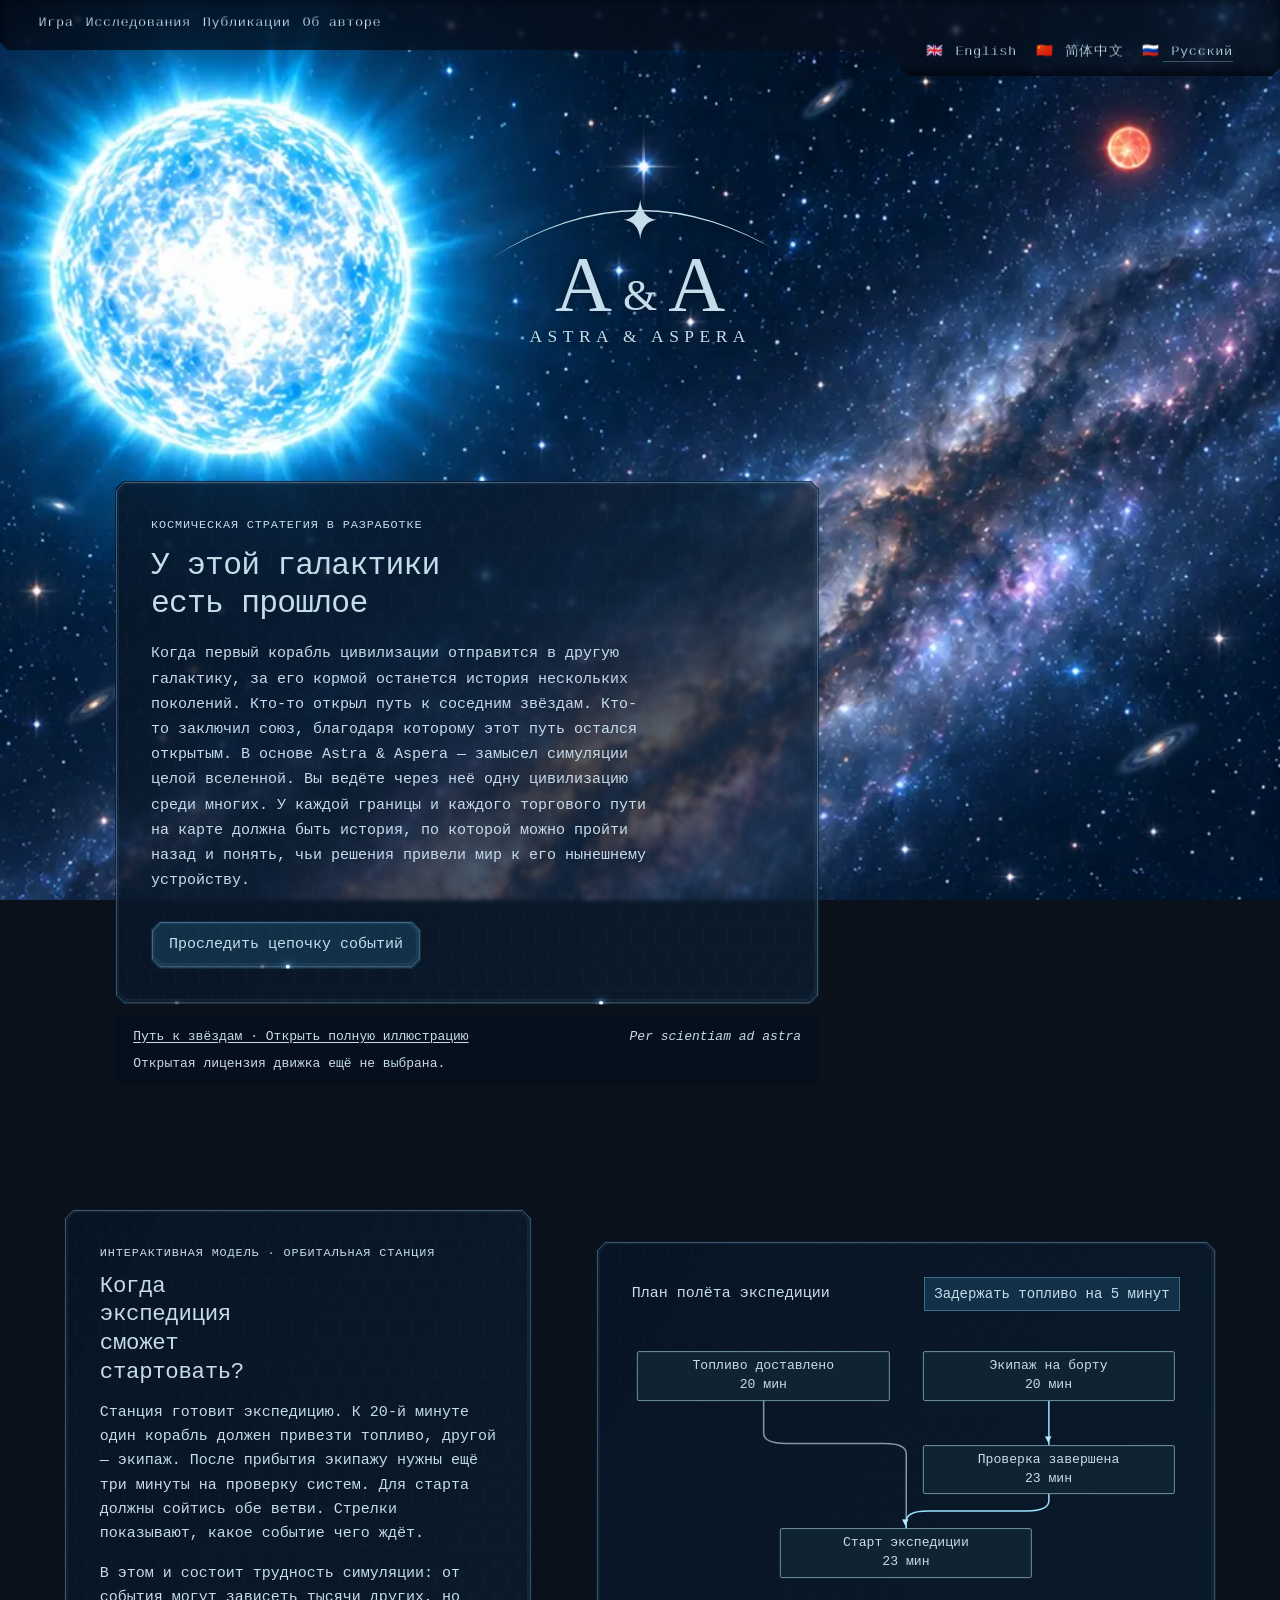
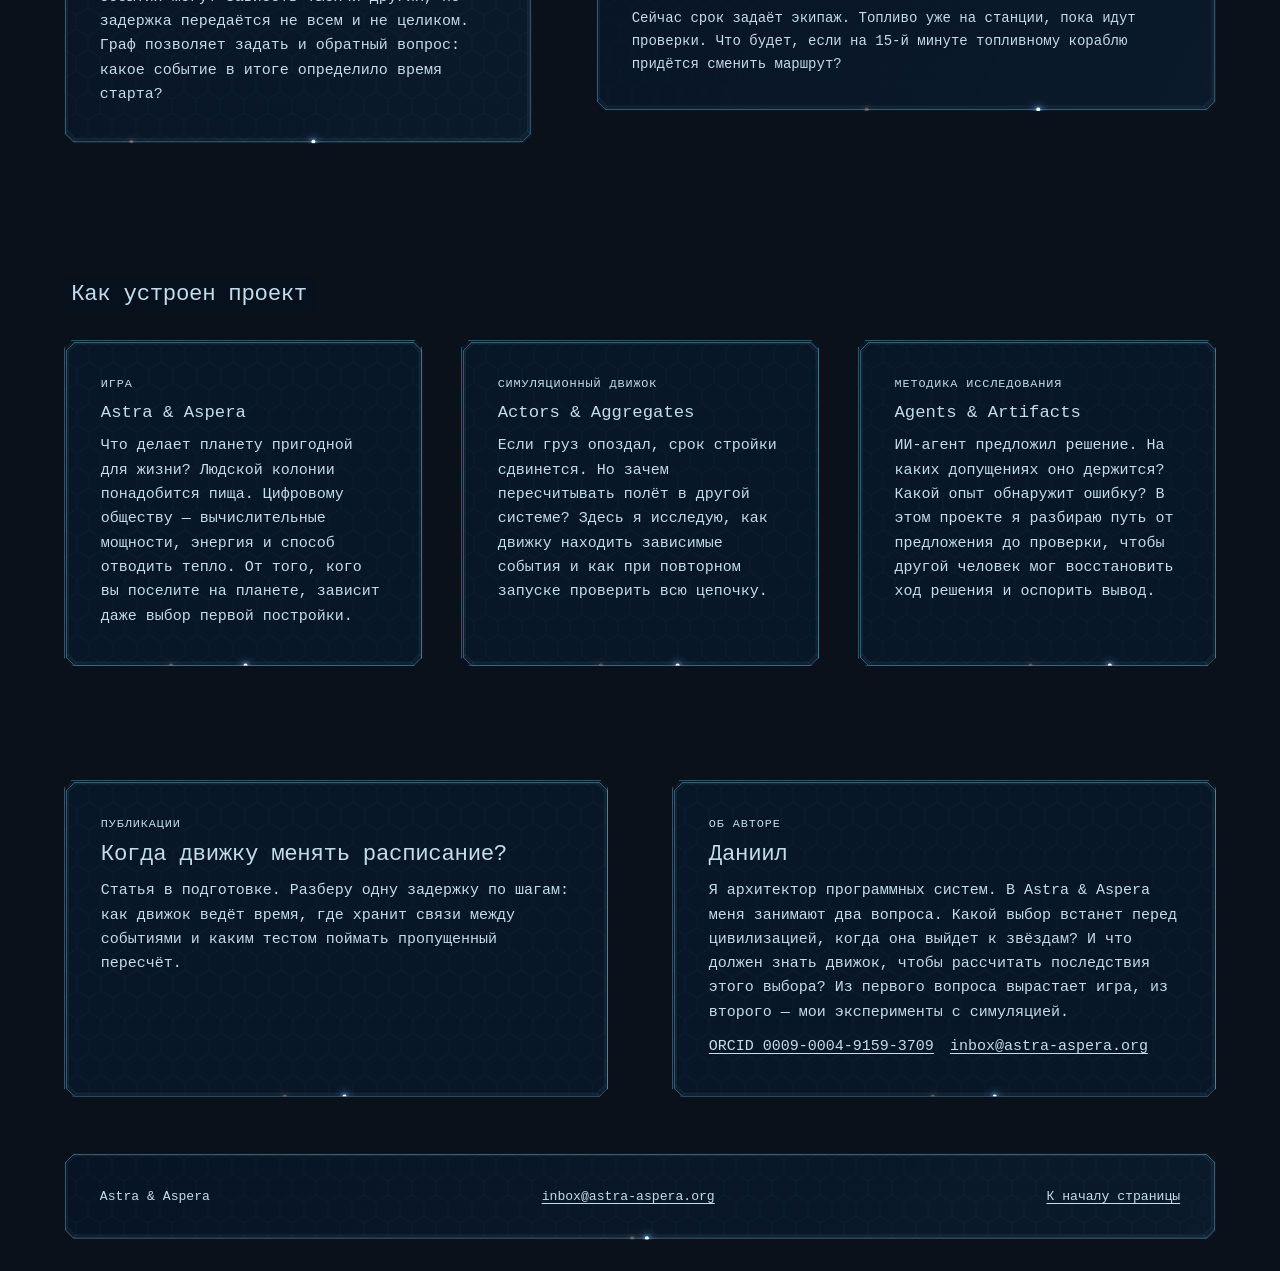
<file: index.html>
<!doctype html>
<html lang="ru"><head><meta charset="utf-8"><meta name="robots" content="noindex">
<meta http-equiv="refresh" content="0; url=./ru/"><title>Astra &amp; Aspera</title></head>
<body><a href="./ru/">Astra &amp; Aspera — русская версия</a></body></html>
</file>
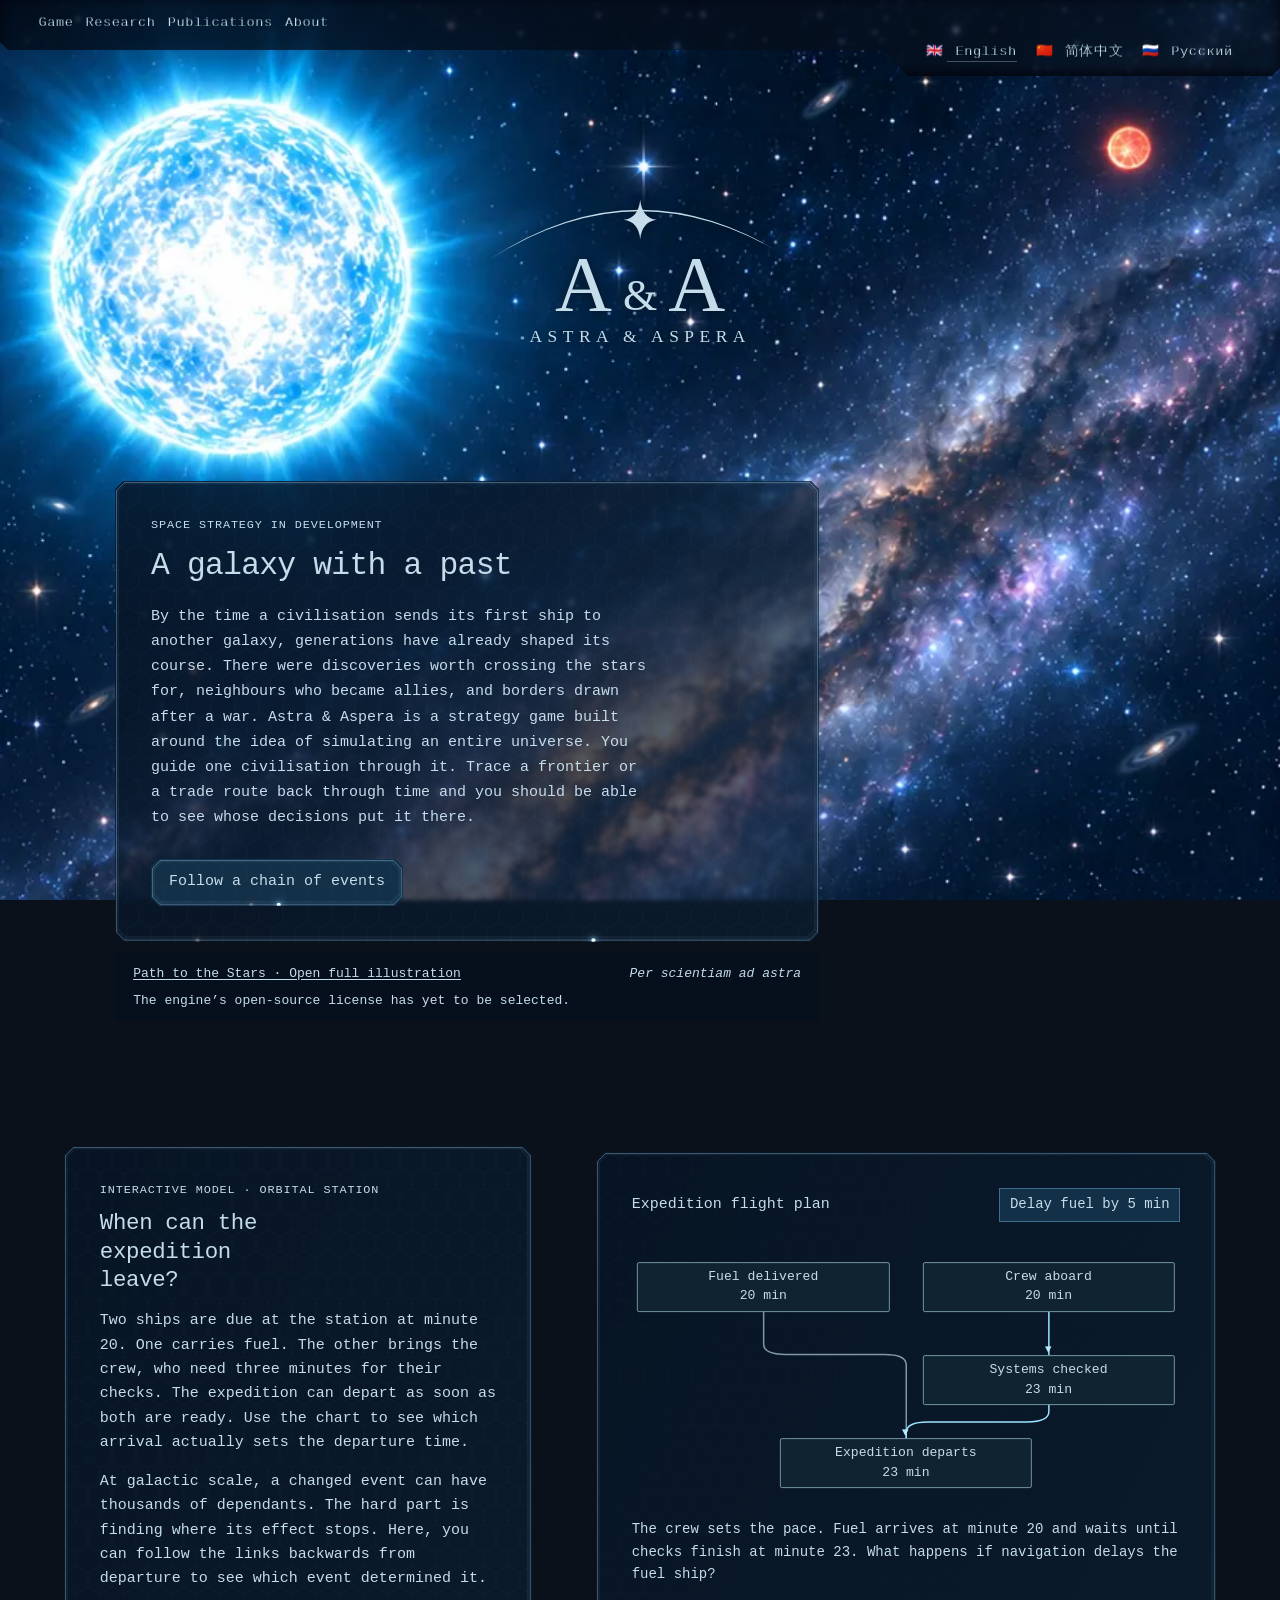
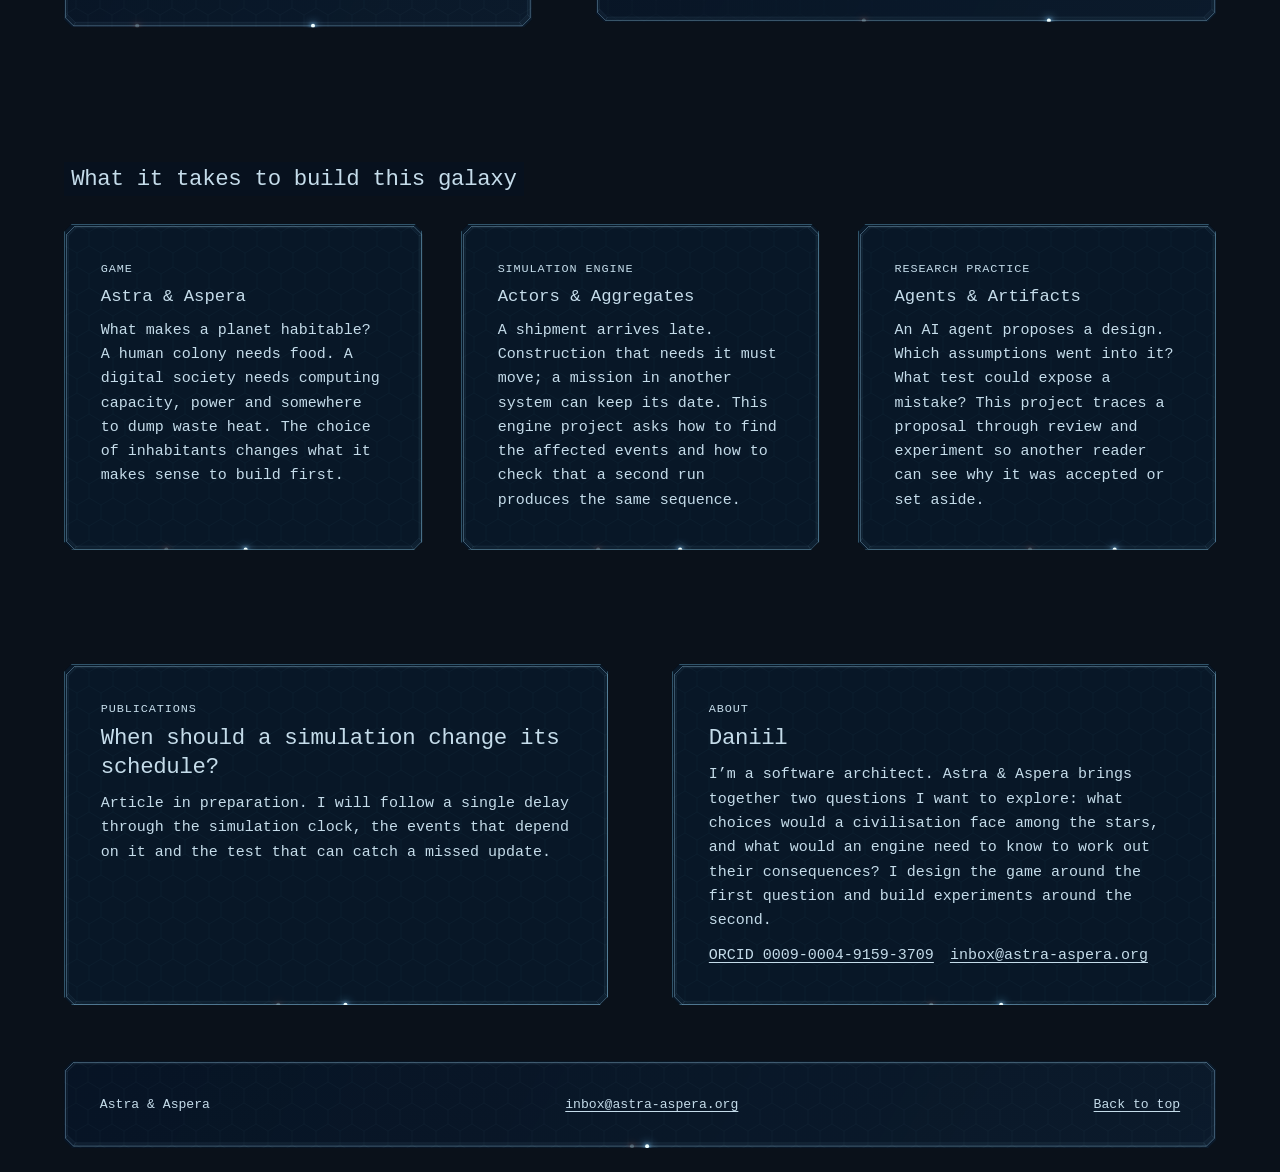
<file: en/index.html>
<!doctype html>
<html lang="en">
<head>
  <meta charset="utf-8">
  <meta name="viewport" content="width=device-width, initial-scale=1">
  <meta name="robots" content="noindex">
  <meta name="description" content="Astra &amp; Aspera is a space strategy game in development and an independent research project on causal simulation.">
  <title>Astra &amp; Aspera — Space strategy and simulation research</title>
  <link rel="icon" href="data:,">
  <link rel="stylesheet" href="../assets/site-b5607287b149.css">
  <link rel="stylesheet" href="../assets/shuttle-39457a4072d8.css">
  <link rel="stylesheet" href="../assets/engraving-8d20823aba18.css">
  <script src="../assets/engraving-d475fd529388.js" defer></script>
  <script src="../assets/prism-light-0531a4c3f6a3.js" defer></script>
  
  <script src="../assets/site-c5b9c8549734.js" defer></script>
<link rel="alternate" hreflang="en" href="https://ru.astra-aspera.org/en/">
<link rel="alternate" hreflang="ru" href="https://ru.astra-aspera.org/ru/">
<link rel="alternate" hreflang="zh-hans" href="https://ru.astra-aspera.org/zh-hans/">
</head>
<body data-locale="en">
  <div class="world" aria-hidden="true"><div class="flight-sky" aria-hidden="true"><img class="world-art" src="../assets/world-672-7d5450fd6c4e.webp" srcset="../assets/world-448-f3edd1e301c7.webp 448w, ../assets/world-512-ac9b28bb1cc3.webp 512w, ../assets/world-672-7d5450fd6c4e.webp 672w, ../assets/world-887-c8f893ffc54e.webp 887w" sizes="(max-width: 600px) max(100vw, 59vh), max(100vw, 50vh)" width="887" height="1774" fetchpriority="high" alt=""><i hidden></i></div></div>
  <a class="skip" href="#main" data-copy="skip">Skip to content</a>
  <header class="site-header">
    <div class="shell header-inner">
      
      <nav class="primary-nav" data-label="navigation" aria-label="Main navigation">
        <a href="#game" data-copy="game">Game</a>
        <a href="#research" data-copy="research">Research</a>
        <a href="#publications" data-copy="publications">Publications</a>
        <a href="#about" data-copy="about">About</a>
      </nav>
      <nav class="languages" data-label="languages" aria-label="Page language">
        <a href="../en/" hreflang="en" lang="en" data-lang="en" aria-current="true"><span aria-hidden="true">🇬🇧</span> English</a>
        <a href="../zh-hans/" hreflang="zh-Hans" lang="zh-Hans" data-lang="zh-hans"><span aria-hidden="true">🇨🇳</span> 简体中文</a>
        <a href="../ru/" hreflang="ru" lang="ru" data-lang="ru"><span aria-hidden="true">🇷🇺</span> Русский</a>
      </nav>
    </div>
  </header>

  <main id="main">
    <section class="hero" id="top" aria-labelledby="hero-title">
      
      <div class="sky-sign" role="img" aria-label="Astra &amp; Aspera">
        <svg viewBox="0 0 460 180" aria-hidden="true"><path d="M66 69 Q230 -39 394 69 Q230 -36 66 69Z" fill="currentColor"/><path d="M230 4 Q232 24 248 26 Q232 28 230 47 Q228 28 212 26 Q228 24 230 4Z" fill="currentColor"/>
        <text x="230" y="124" text-anchor="middle" font-family="Georgia,serif" font-size="86" fill="currentColor">A<tspan font-size="48"> &amp; </tspan>A</text>
        <text x="230" y="159" text-anchor="middle" font-family="Georgia,serif" font-size="19" letter-spacing="6" fill="currentColor">ASTRA &amp; ASPERA</text></svg>
      </div><div class="shell hero-grid">
        <div class="hero-copy">
          <p class="section-label" data-copy="heroLabel">Space strategy in development</p>
          <h1 id="hero-title" data-copy="heroTitle">A galaxy with a past</h1>
          <p class="hero-intro" data-copy="heroIntro">By the time a civilisation sends its first ship to another galaxy, generations have already shaped its course. There were discoveries worth crossing the stars for, neighbours who became allies, and borders drawn after a war. Astra &amp; Aspera is a strategy game built around the idea of simulating an entire universe. You guide one civilisation through it. Trace a frontier or a trade route back through time and you should be able to see whose decisions put it there.</p>
          <a class="button" href="#simulation"><span data-copy="seeExample">Follow a chain of events</span></a>
        </div>
        <figure class="hero-art">
          <figcaption>
            <a href="../assets/path-to-the-stars-f60a72b9fb0e.webp" class="full-art" data-copy="artCaption">Path to the Stars · Open full illustration</a>
            <span data-copy="motto" class="motto" lang="la">Per scientiam ad astra</span>
            <span class="license-note" data-copy="licenseNote">The engine’s open-source license has yet to be selected.</span>
          </figcaption>
        </figure>
      </div>
    </section>

    <section class="shell simulation" id="simulation" aria-labelledby="simulation-title">
      <div class="section-intro">
        <p class="section-label" data-copy="simulationLabel">Interactive model · Orbital station</p>
        <h2 id="simulation-title" data-copy="simulationTitle">When can the expedition leave?</h2>
        <p data-copy="simulationBody">Two ships are due at the station at minute 20. One carries fuel. The other brings the crew, who need three minutes for their checks. The expedition can depart as soon as both are ready. Use the chart to see which arrival actually sets the departure time.</p>
        <p class="graph-problem" data-copy="problem">At galactic scale, a changed event can have thousands of dependants. The hard part is finding where its effect stops. Here, you can follow the links backwards from departure to see which event determined it.</p>
      </div>
      <div class="timeline prism" id="timeline">
        <div class="timeline-header">
          <p data-copy="timelineTitle">Expedition flight plan</p>
          <button type="button" id="delay" aria-pressed="false" data-copy="applyDelay">Delay fuel by 5 min</button>
        </div>
        <span hidden data-copy="changed">Fuel arrives five minutes late, but departure slips by only two. Three minutes of the delay overlap the crew checks. Fuel now sets the departure time; the crew’s schedule holds.</span>
        <span hidden data-copy="resetDelay">Restore the original route</span>
        <span hidden id="minute-format">{n} min</span>
        <div class="causal-map">
          <svg class="routes" viewBox="0 0 100 100" preserveAspectRatio="none" aria-hidden="true">
            <path class="fuel-link" d="M24 18 V40 Q24 44 28 44 H46 Q50 44 50 48 V83"/>
            <path class="crew-link" d="M76 18 V53 M76 54 V66 Q76 70 72 70 H54 Q50 70 50 74 V83"/>
          </svg>
          <div class="event arrival-a"><span data-copy="missionA">Fuel delivered</span><strong id="arrival-a" data-time="20">20 min</strong></div>
          <div class="event arrival-b"><span data-copy="missionB">Crew aboard</span><strong id="arrival-b" data-time="20">20 min</strong></div>
          <div class="event checked"><span data-copy="checks">Systems checked</span><strong id="checked" data-time="23">23 min</strong></div>
          <div class="event departs"><span data-copy="departure">Expedition departs</span><strong id="departs" data-time="23">23 min</strong></div>
        </div>
        <p class="timeline-note" id="timeline-note" role="status" data-copy="baseline">The crew sets the pace. Fuel arrives at minute 20 and waits until checks finish at minute 23. What happens if navigation delays the fuel ship?</p>
      </div>
    </section>

    <section class="shell directions" aria-labelledby="directions-title">
      <h2 id="directions-title" data-copy="directionsTitle">What it takes to build this galaxy</h2>
      <div class="direction-grid">
        <article id="game">
          <p class="section-label" data-copy="game">Game</p>
          <h3 data-copy="gameName">Astra &amp; Aspera</h3>
          <p data-copy="gameBody">What makes a planet habitable? A human colony needs food. A digital society needs computing capacity, power and somewhere to dump waste heat. The choice of inhabitants changes what it makes sense to build first.</p>
        </article>
        <article id="research">
          <p class="section-label" data-copy="engineLabel">Simulation engine</p>
          <h3 data-copy="engineName">Actors &amp; Aggregates</h3>
          <p data-copy="engineBody">A shipment arrives late. Construction that needs it must move; a mission in another system can keep its date. This engine project asks how to find the affected events and how to check that a second run produces the same sequence.</p>
        </article>
        <article>
          <p class="section-label" data-copy="methodLabel">Research practice</p>
          <h3 data-copy="methodName">Agents &amp; Artifacts</h3>
          <p data-copy="methodBody">An AI agent proposes a design. Which assumptions went into it? What test could expose a mistake? This project traces a proposal through review and experiment so another reader can see why it was accepted or set aside.</p>
        </article>
      </div>
    </section>

    <section class="shell closing">
      <article id="publications">
        <p class="section-label" data-copy="publications">Publications</p>
        <h2 data-copy="articleTitle">When should a simulation change its schedule?</h2>
        <p data-copy="articleBody">Article in preparation. I will follow a single delay through the simulation clock, the events that depend on it and the test that can catch a missed update.</p>
      </article>
      <article id="about">
        <p class="section-label" data-copy="about">About</p>
        <h2 data-copy="authorName">Daniil</h2>
        <p data-copy="authorBody">I’m a software architect. Astra &amp; Aspera brings together two questions I want to explore: what choices would a civilisation face among the stars, and what would an engine need to know to work out their consequences? I design the game around the first question and build experiments around the second.</p>
        <div class="contact-links">
          <a href="https://orcid.org/0009-0004-9159-3709">ORCID 0009-0004-9159-3709</a>
          <!--email_off-->
          <a href="mailto:inbox@astra-aspera.org">inbox@astra-aspera.org</a>
          <!--/email_off-->
        </div>
      </article>
    </section>
  </main>
  <footer class="shell footer"><span>Astra &amp; Aspera</span><a href="mailto:inbox@astra-aspera.org">inbox@astra-aspera.org</a><a href="#top" data-copy="backTop">Back to top</a></footer>
</body>
</html>
</file>
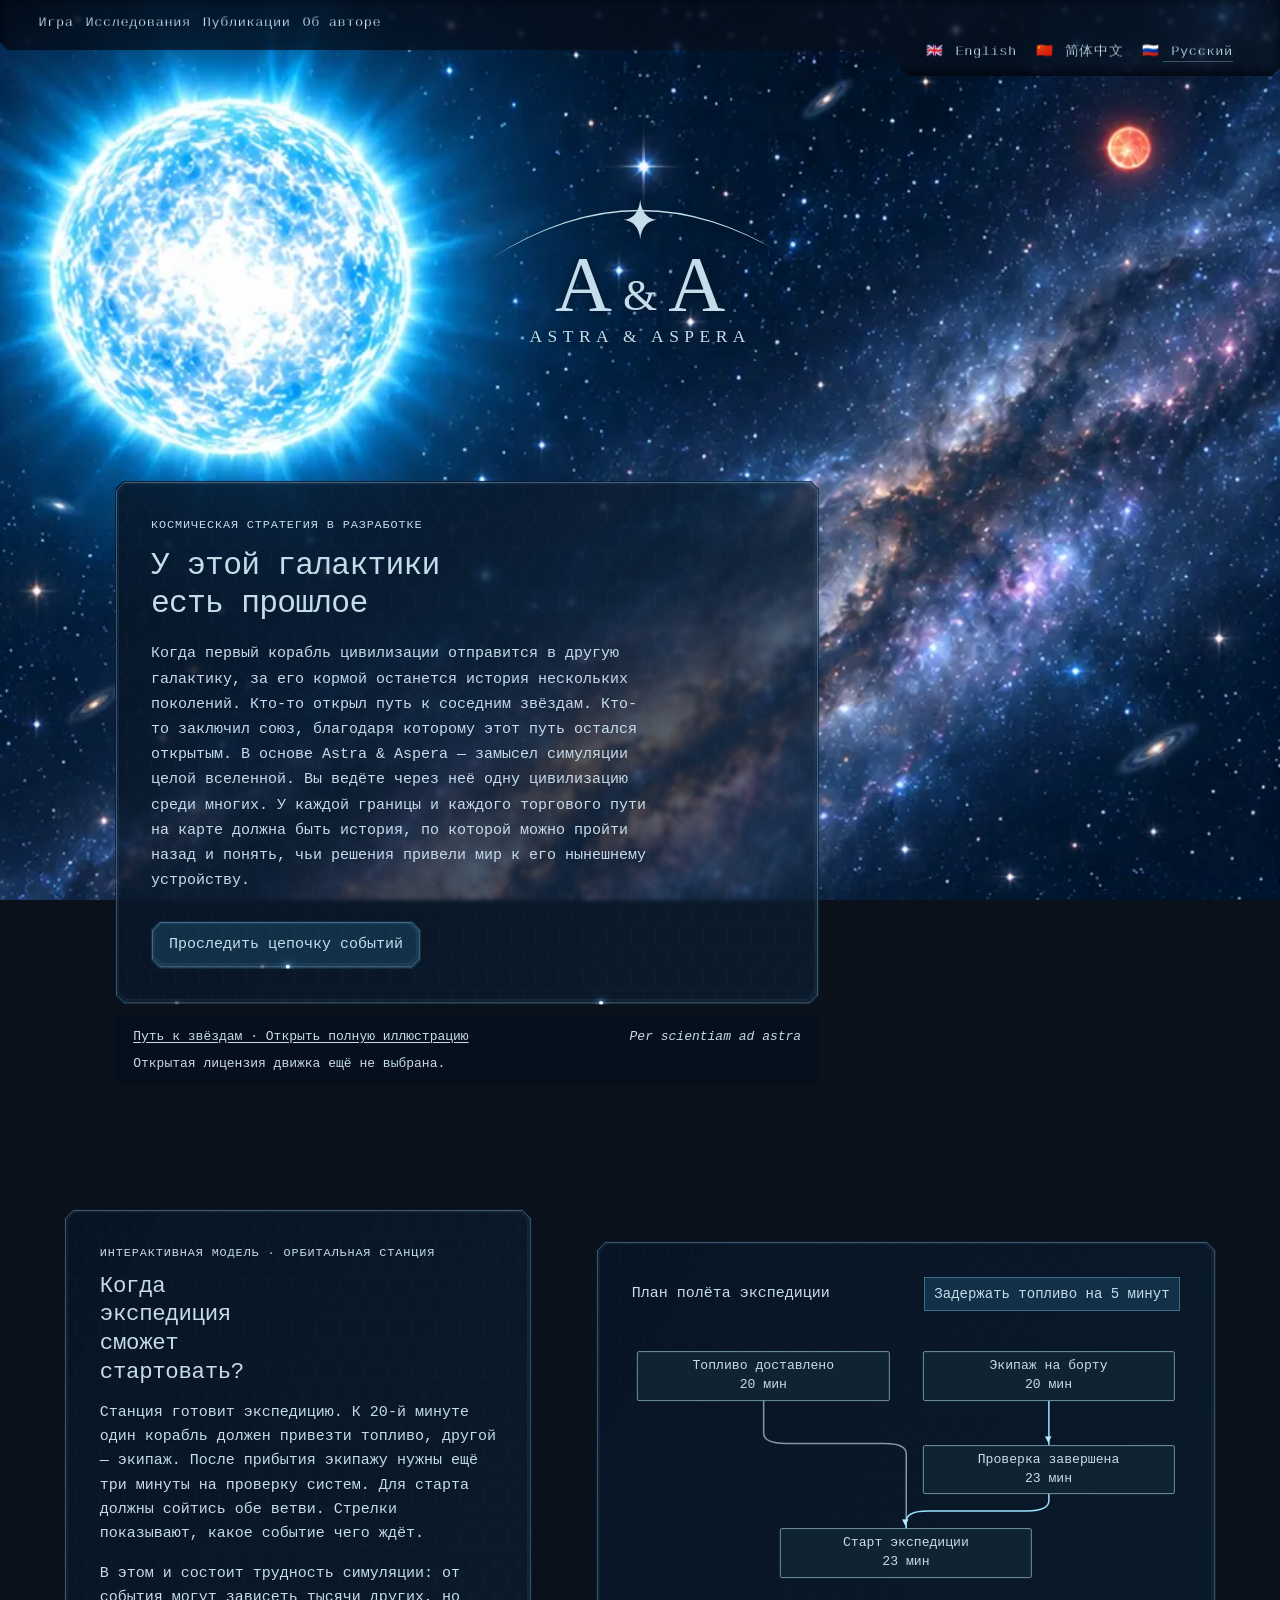
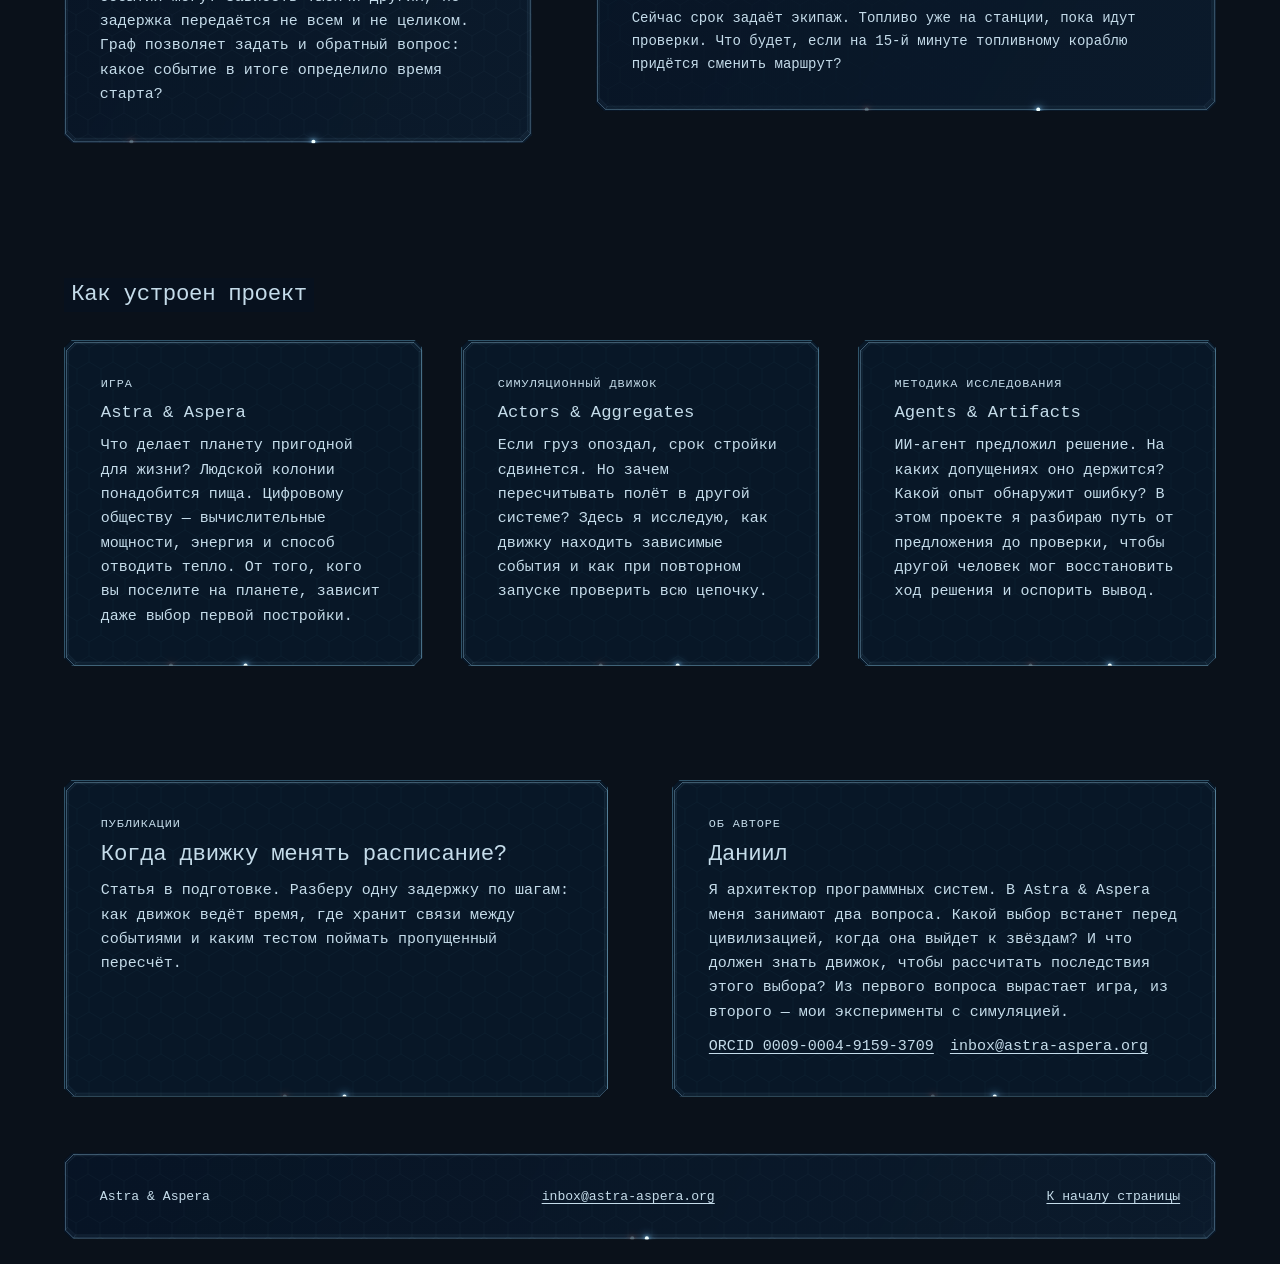
<file: ru/index.html>
<!doctype html>
<html lang="ru">
<head>
  <meta charset="utf-8">
  <meta name="viewport" content="width=device-width, initial-scale=1">
  <meta name="robots" content="noindex">
  <meta name="description" content="Astra &amp; Aspera — космическая стратегия в разработке и независимое исследование причинной симуляции.">
  <title>Astra &amp; Aspera — космическая стратегия и исследования симуляции</title>
  <link rel="icon" href="data:,">
  <link rel="stylesheet" href="../assets/site-b5607287b149.css">
  <link rel="stylesheet" href="../assets/shuttle-39457a4072d8.css">
  <link rel="stylesheet" href="../assets/engraving-8d20823aba18.css">
  <script src="../assets/engraving-d475fd529388.js" defer></script>
  <script src="../assets/prism-light-0531a4c3f6a3.js" defer></script>
  
  <script src="../assets/site-c5b9c8549734.js" defer></script>
<link rel="alternate" hreflang="en" href="https://ru.astra-aspera.org/en/">
<link rel="alternate" hreflang="ru" href="https://ru.astra-aspera.org/ru/">
<link rel="alternate" hreflang="zh-hans" href="https://ru.astra-aspera.org/zh-hans/">
</head>
<body data-locale="ru">
  <div class="world" aria-hidden="true"><div class="flight-sky" aria-hidden="true"><img class="world-art" src="../assets/world-672-7d5450fd6c4e.webp" srcset="../assets/world-448-f3edd1e301c7.webp 448w, ../assets/world-512-ac9b28bb1cc3.webp 512w, ../assets/world-672-7d5450fd6c4e.webp 672w, ../assets/world-887-c8f893ffc54e.webp 887w" sizes="(max-width: 600px) max(100vw, 59vh), max(100vw, 50vh)" width="887" height="1774" fetchpriority="high" alt=""><i hidden></i></div></div>
  <a class="skip" href="#main" data-copy="skip">Перейти к содержанию</a>
  <header class="site-header">
    <div class="shell header-inner">
      
      <nav class="primary-nav" data-label="navigation" aria-label="Основная навигация">
        <a href="#game" data-copy="game">Игра</a>
        <a href="#research" data-copy="research">Исследования</a>
        <a href="#publications" data-copy="publications">Публикации</a>
        <a href="#about" data-copy="about">Об авторе</a>
      </nav>
      <nav class="languages" data-label="languages" aria-label="Выбор языка страницы">
        <a href="../en/" hreflang="en" lang="en" data-lang="en"><span aria-hidden="true">🇬🇧</span> English</a>
        <a href="../zh-hans/" hreflang="zh-Hans" lang="zh-Hans" data-lang="zh-hans"><span aria-hidden="true">🇨🇳</span> 简体中文</a>
        <a href="../ru/" hreflang="ru" lang="ru" data-lang="ru" aria-current="true"><span aria-hidden="true">🇷🇺</span> Русский</a>
      </nav>
    </div>
  </header>

  <main id="main">
    <section class="hero" id="top" aria-labelledby="hero-title">
      
      <div class="sky-sign" role="img" aria-label="Astra &amp; Aspera">
        <svg viewBox="0 0 460 180" aria-hidden="true"><path d="M66 69 Q230 -39 394 69 Q230 -36 66 69Z" fill="currentColor"/><path d="M230 4 Q232 24 248 26 Q232 28 230 47 Q228 28 212 26 Q228 24 230 4Z" fill="currentColor"/>
        <text x="230" y="124" text-anchor="middle" font-family="Georgia,serif" font-size="86" fill="currentColor">A<tspan font-size="48"> &amp; </tspan>A</text>
        <text x="230" y="159" text-anchor="middle" font-family="Georgia,serif" font-size="19" letter-spacing="6" fill="currentColor">ASTRA &amp; ASPERA</text></svg>
      </div><div class="shell hero-grid">
        <div class="hero-copy">
          <p class="section-label" data-copy="heroLabel">Космическая стратегия в разработке</p>
          <h1 id="hero-title" data-copy="heroTitle">У этой галактики есть прошлое</h1>
          <p class="hero-intro" data-copy="heroIntro">Когда первый корабль цивилизации отправится в другую галактику, за его кормой останется история нескольких поколений. Кто-то открыл путь к соседним звёздам. Кто-то заключил союз, благодаря которому этот путь остался открытым. В основе Astra &amp; Aspera — замысел симуляции целой вселенной. Вы ведёте через неё одну цивилизацию среди многих. У каждой границы и каждого торгового пути на карте должна быть история, по которой можно пройти назад и понять, чьи решения привели мир к его нынешнему устройству.</p>
          <a class="button" href="#simulation"><span data-copy="seeExample">Проследить цепочку событий</span></a>
        </div>
        <figure class="hero-art">
          <figcaption>
            <a href="../assets/path-to-the-stars-f60a72b9fb0e.webp" class="full-art" data-copy="artCaption">Путь к звёздам · Открыть полную иллюстрацию</a>
            <span data-copy="motto" class="motto" lang="la">Per scientiam ad astra</span>
            <span class="license-note" data-copy="licenseNote">Открытая лицензия движка ещё не выбрана.</span>
          </figcaption>
        </figure>
      </div>
    </section>

    <section class="shell simulation" id="simulation" aria-labelledby="simulation-title">
      <div class="section-intro">
        <p class="section-label" data-copy="simulationLabel">Интерактивная модель · Орбитальная станция</p>
        <h2 id="simulation-title" data-copy="simulationTitle">Когда экспедиция сможет стартовать?</h2>
        <p data-copy="simulationBody">Станция готовит экспедицию. К 20-й минуте один корабль должен привезти топливо, другой — экипаж. После прибытия экипажу нужны ещё три минуты на проверку систем. Для старта должны сойтись обе ветви. Стрелки показывают, какое событие чего ждёт.</p>
        <p class="graph-problem" data-copy="problem">В этом и состоит трудность симуляции: от события могут зависеть тысячи других, но задержка передаётся не всем и не целиком. Граф позволяет задать и обратный вопрос: какое событие в итоге определило время старта?</p>
      </div>
      <div class="timeline prism" id="timeline">
        <div class="timeline-header">
          <p data-copy="timelineTitle">План полёта экспедиции</p>
          <button type="button" id="delay" aria-pressed="false" data-copy="applyDelay">Задержать топливо на 5 минут</button>
        </div>
        <span hidden data-copy="changed">Топливо опоздало на пять минут, а старт сдвинулся всего на две. Три минуты задержки пришлись на проверку систем. Теперь экспедиция ждёт топливо. Расписание экипажа пересчитывать не пришлось.</span>
        <span hidden data-copy="resetDelay">Вернуть исходный маршрут</span>
        <span hidden id="minute-format">{n} мин</span>
        <div class="causal-map">
          <svg class="routes" viewBox="0 0 100 100" preserveAspectRatio="none" aria-hidden="true">
            <path class="fuel-link" d="M24 18 V40 Q24 44 28 44 H46 Q50 44 50 48 V83"/>
            <path class="crew-link" d="M76 18 V53 M76 54 V66 Q76 70 72 70 H54 Q50 70 50 74 V83"/>
          </svg>
          <div class="event arrival-a"><span data-copy="missionA">Топливо доставлено</span><strong id="arrival-a" data-time="20">20 мин</strong></div>
          <div class="event arrival-b"><span data-copy="missionB">Экипаж на борту</span><strong id="arrival-b" data-time="20">20 мин</strong></div>
          <div class="event checked"><span data-copy="checks">Проверка завершена</span><strong id="checked" data-time="23">23 мин</strong></div>
          <div class="event departs"><span data-copy="departure">Старт экспедиции</span><strong id="departs" data-time="23">23 мин</strong></div>
        </div>
        <p class="timeline-note" id="timeline-note" role="status" data-copy="baseline">Сейчас срок задаёт экипаж. Топливо уже на станции, пока идут проверки. Что будет, если на 15-й минуте топливному кораблю придётся сменить маршрут?</p>
      </div>
    </section>

    <section class="shell directions" aria-labelledby="directions-title">
      <h2 id="directions-title" data-copy="directionsTitle">Как устроен проект</h2>
      <div class="direction-grid">
        <article id="game">
          <p class="section-label" data-copy="game">Игра</p>
          <h3 data-copy="gameName">Astra &amp; Aspera</h3>
          <p data-copy="gameBody">Что делает планету пригодной для жизни? Людской колонии понадобится пища. Цифровому обществу — вычислительные мощности, энергия и способ отводить тепло. От того, кого вы поселите на планете, зависит даже выбор первой постройки.</p>
        </article>
        <article id="research">
          <p class="section-label" data-copy="engineLabel">Симуляционный движок</p>
          <h3 data-copy="engineName">Actors &amp; Aggregates</h3>
          <p data-copy="engineBody">Если груз опоздал, срок стройки сдвинется. Но зачем пересчитывать полёт в другой системе? Здесь я исследую, как движку находить зависимые события и как при повторном запуске проверить всю цепочку.</p>
        </article>
        <article>
          <p class="section-label" data-copy="methodLabel">Методика исследования</p>
          <h3 data-copy="methodName">Agents &amp; Artifacts</h3>
          <p data-copy="methodBody">ИИ-агент предложил решение. На каких допущениях оно держится? Какой опыт обнаружит ошибку? В этом проекте я разбираю путь от предложения до проверки, чтобы другой человек мог восстановить ход решения и оспорить вывод.</p>
        </article>
      </div>
    </section>

    <section class="shell closing">
      <article id="publications">
        <p class="section-label" data-copy="publications">Публикации</p>
        <h2 data-copy="articleTitle">Когда движку менять расписание?</h2>
        <p data-copy="articleBody">Статья в подготовке. Разберу одну задержку по шагам: как движок ведёт время, где хранит связи между событиями и каким тестом поймать пропущенный пересчёт.</p>
      </article>
      <article id="about">
        <p class="section-label" data-copy="about">Об авторе</p>
        <h2 data-copy="authorName">Даниил</h2>
        <p data-copy="authorBody">Я архитектор программных систем. В Astra &amp; Aspera меня занимают два вопроса. Какой выбор встанет перед цивилизацией, когда она выйдет к звёздам? И что должен знать движок, чтобы рассчитать последствия этого выбора? Из первого вопроса вырастает игра, из второго — мои эксперименты с симуляцией.</p>
        <div class="contact-links">
          <a href="https://orcid.org/0009-0004-9159-3709">ORCID 0009-0004-9159-3709</a>
          <!--email_off-->
          <a href="mailto:inbox@astra-aspera.org">inbox@astra-aspera.org</a>
          <!--/email_off-->
        </div>
      </article>
    </section>
  </main>
  <footer class="shell footer"><span>Astra &amp; Aspera</span><a href="mailto:inbox@astra-aspera.org">inbox@astra-aspera.org</a><a href="#top" data-copy="backTop">К началу страницы</a></footer>
</body>
</html>
</file>
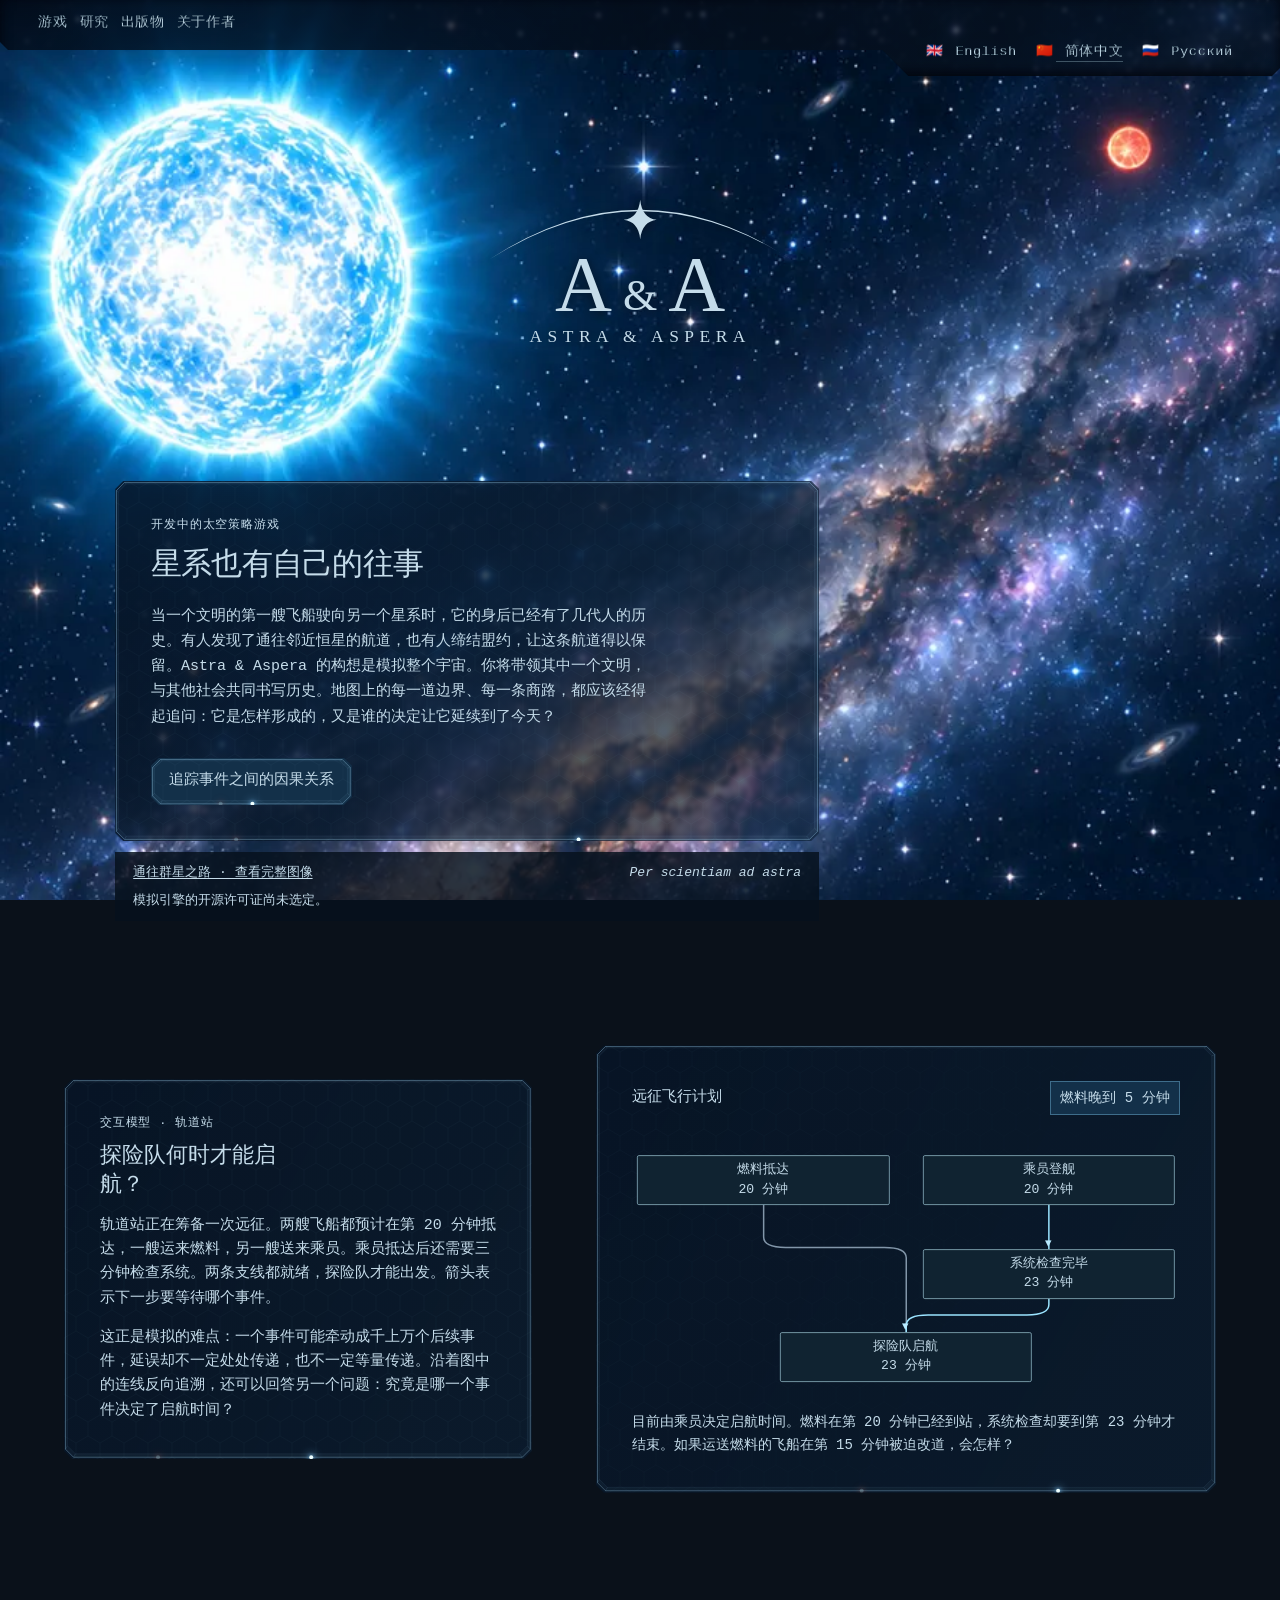
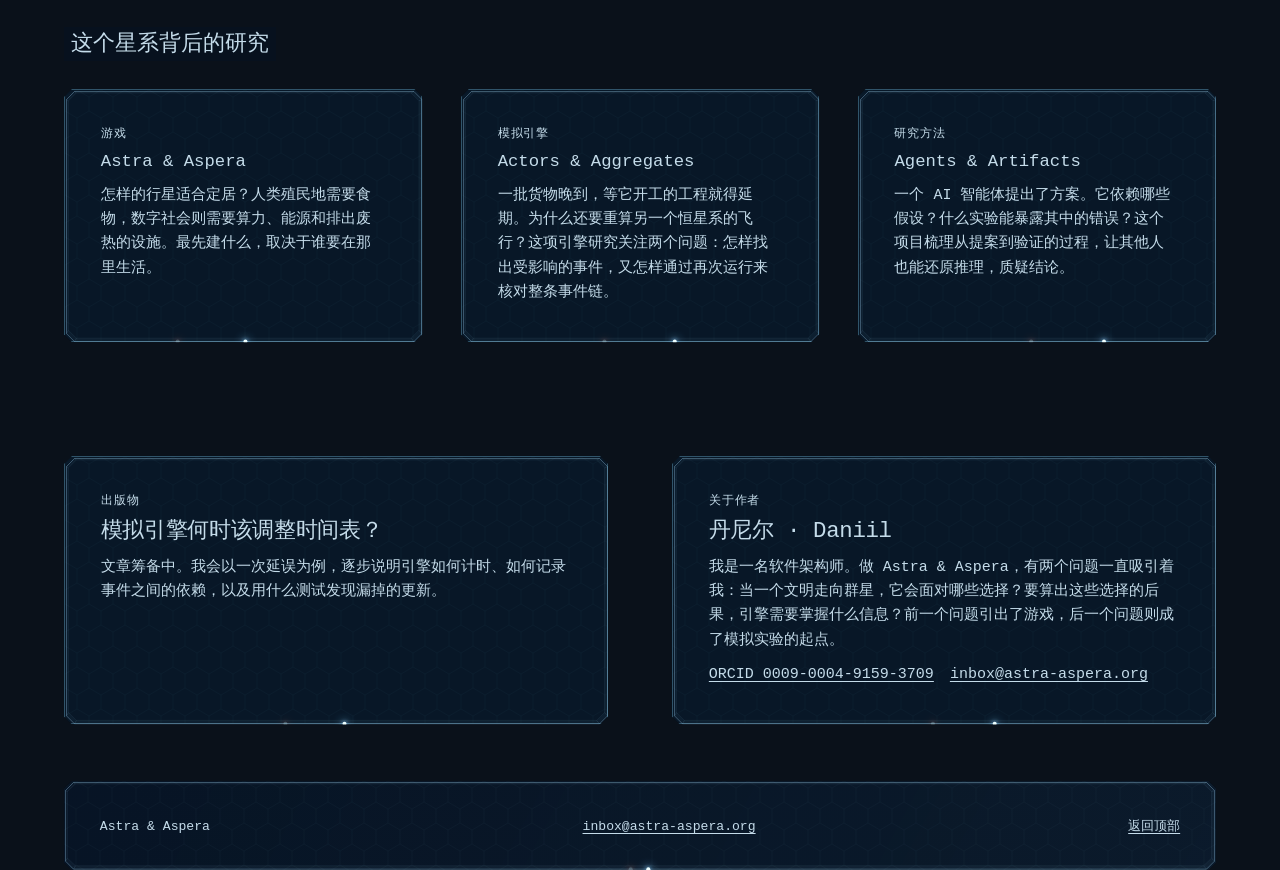
<file: zh-hans/index.html>
<!doctype html>
<html lang="zh-Hans">
<head>
  <meta charset="utf-8">
  <meta name="viewport" content="width=device-width, initial-scale=1">
  <meta name="robots" content="noindex">
  <meta name="description" content="Astra &amp; Aspera 是一款开发中的太空策略游戏，也是一项关于因果模拟的独立研究。">
  <title>Astra &amp; Aspera — 太空策略与模拟研究</title>
  <link rel="icon" href="data:,">
  <link rel="stylesheet" href="../assets/site-b5607287b149.css">
  <link rel="stylesheet" href="../assets/shuttle-39457a4072d8.css">
  <link rel="stylesheet" href="../assets/engraving-8d20823aba18.css">
  <script src="../assets/engraving-d475fd529388.js" defer></script>
  <script src="../assets/prism-light-0531a4c3f6a3.js" defer></script>
  
  <script src="../assets/site-c5b9c8549734.js" defer></script>
<link rel="alternate" hreflang="en" href="https://ru.astra-aspera.org/en/">
<link rel="alternate" hreflang="ru" href="https://ru.astra-aspera.org/ru/">
<link rel="alternate" hreflang="zh-hans" href="https://ru.astra-aspera.org/zh-hans/">
</head>
<body data-locale="zh-hans">
  <div class="world" aria-hidden="true"><div class="flight-sky" aria-hidden="true"><img class="world-art" src="../assets/world-672-7d5450fd6c4e.webp" srcset="../assets/world-448-f3edd1e301c7.webp 448w, ../assets/world-512-ac9b28bb1cc3.webp 512w, ../assets/world-672-7d5450fd6c4e.webp 672w, ../assets/world-887-c8f893ffc54e.webp 887w" sizes="(max-width: 600px) max(100vw, 59vh), max(100vw, 50vh)" width="887" height="1774" fetchpriority="high" alt=""><i hidden></i></div></div>
  <a class="skip" href="#main" data-copy="skip">跳转到正文</a>
  <header class="site-header">
    <div class="shell header-inner">
      
      <nav class="primary-nav" data-label="navigation" aria-label="主导航">
        <a href="#game" data-copy="game">游戏</a>
        <a href="#research" data-copy="research">研究</a>
        <a href="#publications" data-copy="publications">出版物</a>
        <a href="#about" data-copy="about">关于作者</a>
      </nav>
      <nav class="languages" data-label="languages" aria-label="页面语言">
        <a href="../en/" hreflang="en" lang="en" data-lang="en"><span aria-hidden="true">🇬🇧</span> English</a>
        <a href="../zh-hans/" hreflang="zh-Hans" lang="zh-Hans" data-lang="zh-hans" aria-current="true"><span aria-hidden="true">🇨🇳</span> 简体中文</a>
        <a href="../ru/" hreflang="ru" lang="ru" data-lang="ru"><span aria-hidden="true">🇷🇺</span> Русский</a>
      </nav>
    </div>
  </header>

  <main id="main">
    <section class="hero" id="top" aria-labelledby="hero-title">
      
      <div class="sky-sign" role="img" aria-label="Astra &amp; Aspera">
        <svg viewBox="0 0 460 180" aria-hidden="true"><path d="M66 69 Q230 -39 394 69 Q230 -36 66 69Z" fill="currentColor"/><path d="M230 4 Q232 24 248 26 Q232 28 230 47 Q228 28 212 26 Q228 24 230 4Z" fill="currentColor"/>
        <text x="230" y="124" text-anchor="middle" font-family="Georgia,serif" font-size="86" fill="currentColor">A<tspan font-size="48"> &amp; </tspan>A</text>
        <text x="230" y="159" text-anchor="middle" font-family="Georgia,serif" font-size="19" letter-spacing="6" fill="currentColor">ASTRA &amp; ASPERA</text></svg>
      </div><div class="shell hero-grid">
        <div class="hero-copy">
          <p class="section-label" data-copy="heroLabel">开发中的太空策略游戏</p>
          <h1 id="hero-title" data-copy="heroTitle">星系也有自己的往事</h1>
          <p class="hero-intro" data-copy="heroIntro">当一个文明的第一艘飞船驶向另一个星系时，它的身后已经有了几代人的历史。有人发现了通往邻近恒星的航道，也有人缔结盟约，让这条航道得以保留。Astra &amp; Aspera 的构想是模拟整个宇宙。你将带领其中一个文明，与其他社会共同书写历史。地图上的每一道边界、每一条商路，都应该经得起追问：它是怎样形成的，又是谁的决定让它延续到了今天？</p>
          <a class="button" href="#simulation"><span data-copy="seeExample">追踪事件之间的因果关系</span></a>
        </div>
        <figure class="hero-art">
          <figcaption>
            <a href="../assets/path-to-the-stars-f60a72b9fb0e.webp" class="full-art" data-copy="artCaption">通往群星之路 · 查看完整图像</a>
            <span data-copy="motto" class="motto" lang="la">Per scientiam ad astra</span>
            <span class="license-note" data-copy="licenseNote">模拟引擎的开源许可证尚未选定。</span>
          </figcaption>
        </figure>
      </div>
    </section>

    <section class="shell simulation" id="simulation" aria-labelledby="simulation-title">
      <div class="section-intro">
        <p class="section-label" data-copy="simulationLabel">交互模型 · 轨道站</p>
        <h2 id="simulation-title" data-copy="simulationTitle">探险队何时才能启航？</h2>
        <p data-copy="simulationBody">轨道站正在筹备一次远征。两艘飞船都预计在第 20 分钟抵达，一艘运来燃料，另一艘送来乘员。乘员抵达后还需要三分钟检查系统。两条支线都就绪，探险队才能出发。箭头表示下一步要等待哪个事件。</p>
        <p class="graph-problem" data-copy="problem">这正是模拟的难点：一个事件可能牵动成千上万个后续事件，延误却不一定处处传递，也不一定等量传递。沿着图中的连线反向追溯，还可以回答另一个问题：究竟是哪一个事件决定了启航时间？</p>
      </div>
      <div class="timeline prism" id="timeline">
        <div class="timeline-header">
          <p data-copy="timelineTitle">远征飞行计划</p>
          <button type="button" id="delay" aria-pressed="false" data-copy="applyDelay">燃料晚到 5 分钟</button>
        </div>
        <span hidden data-copy="changed">燃料晚到五分钟，启航却只推迟了两分钟。延误的前三分钟正好与系统检查重叠。现在决定启航时间的是燃料，乘员的时间表依然有效。</span>
        <span hidden data-copy="resetDelay">恢复原航线</span>
        <span hidden id="minute-format">{n} 分钟</span>
        <div class="causal-map">
          <svg class="routes" viewBox="0 0 100 100" preserveAspectRatio="none" aria-hidden="true">
            <path class="fuel-link" d="M24 18 V40 Q24 44 28 44 H46 Q50 44 50 48 V83"/>
            <path class="crew-link" d="M76 18 V53 M76 54 V66 Q76 70 72 70 H54 Q50 70 50 74 V83"/>
          </svg>
          <div class="event arrival-a"><span data-copy="missionA">燃料抵达</span><strong id="arrival-a" data-time="20">20 分钟</strong></div>
          <div class="event arrival-b"><span data-copy="missionB">乘员登舰</span><strong id="arrival-b" data-time="20">20 分钟</strong></div>
          <div class="event checked"><span data-copy="checks">系统检查完毕</span><strong id="checked" data-time="23">23 分钟</strong></div>
          <div class="event departs"><span data-copy="departure">探险队启航</span><strong id="departs" data-time="23">23 分钟</strong></div>
        </div>
        <p class="timeline-note" id="timeline-note" role="status" data-copy="baseline">目前由乘员决定启航时间。燃料在第 20 分钟已经到站，系统检查却要到第 23 分钟才结束。如果运送燃料的飞船在第 15 分钟被迫改道，会怎样？</p>
      </div>
    </section>

    <section class="shell directions" aria-labelledby="directions-title">
      <h2 id="directions-title" data-copy="directionsTitle">这个星系背后的研究</h2>
      <div class="direction-grid">
        <article id="game">
          <p class="section-label" data-copy="game">游戏</p>
          <h3 data-copy="gameName">Astra &amp; Aspera</h3>
          <p data-copy="gameBody">怎样的行星适合定居？人类殖民地需要食物，数字社会则需要算力、能源和排出废热的设施。最先建什么，取决于谁要在那里生活。</p>
        </article>
        <article id="research">
          <p class="section-label" data-copy="engineLabel">模拟引擎</p>
          <h3 data-copy="engineName">Actors &amp; Aggregates</h3>
          <p data-copy="engineBody">一批货物晚到，等它开工的工程就得延期。为什么还要重算另一个恒星系的飞行？这项引擎研究关注两个问题：怎样找出受影响的事件，又怎样通过再次运行来核对整条事件链。</p>
        </article>
        <article>
          <p class="section-label" data-copy="methodLabel">研究方法</p>
          <h3 data-copy="methodName">Agents &amp; Artifacts</h3>
          <p data-copy="methodBody">一个 AI 智能体提出了方案。它依赖哪些假设？什么实验能暴露其中的错误？这个项目梳理从提案到验证的过程，让其他人也能还原推理，质疑结论。</p>
        </article>
      </div>
    </section>

    <section class="shell closing">
      <article id="publications">
        <p class="section-label" data-copy="publications">出版物</p>
        <h2 data-copy="articleTitle">模拟引擎何时该调整时间表？</h2>
        <p data-copy="articleBody">文章筹备中。我会以一次延误为例，逐步说明引擎如何计时、如何记录事件之间的依赖，以及用什么测试发现漏掉的更新。</p>
      </article>
      <article id="about">
        <p class="section-label" data-copy="about">关于作者</p>
        <h2 data-copy="authorName">丹尼尔 · Daniil</h2>
        <p data-copy="authorBody">我是一名软件架构师。做 Astra &amp; Aspera，有两个问题一直吸引着我：当一个文明走向群星，它会面对哪些选择？要算出这些选择的后果，引擎需要掌握什么信息？前一个问题引出了游戏，后一个问题则成了模拟实验的起点。</p>
        <div class="contact-links">
          <a href="https://orcid.org/0009-0004-9159-3709">ORCID 0009-0004-9159-3709</a>
          <!--email_off-->
          <a href="mailto:inbox@astra-aspera.org">inbox@astra-aspera.org</a>
          <!--/email_off-->
        </div>
      </article>
    </section>
  </main>
  <footer class="shell footer"><span>Astra &amp; Aspera</span><a href="mailto:inbox@astra-aspera.org">inbox@astra-aspera.org</a><a href="#top" data-copy="backTop">返回顶部</a></footer>
</body>
</html>
</file>
<file: assets/site-b5607287b149.css>
:root {
  color-scheme: dark;
  --ink: #f5efe4;
  --muted: #bdc6cc;
  --warm: #e8b27e;
  --cool: #9ddce5;
  --line: #394653;
  --dark: #0a111a;
  font: 100%/1.6 system-ui, sans-serif;
  background: var(--dark);
  color: var(--ink);
}

* { box-sizing: border-box; }
body { margin: 0; }
a { color: inherit; }
a:focus-visible, button:focus-visible { outline: 2px solid var(--cool); outline-offset: 5px; }
button { font: inherit; }
section, article { scroll-margin-block-start: 1.5rem; }
h1, h2, h3, p, figure { margin: 0; }
h1, h2, h3 { font-family: Georgia, "Songti SC", "Noto Serif CJK SC", serif; font-weight: 400; line-height: 1.1; }
h2 { font-size: clamp(2.1rem, 4vw, 3.65rem); letter-spacing: -.03em; }
h3 { font-size: clamp(1.65rem, 2.6vw, 2.25rem); }
p { color: var(--muted); }

.shell { width: min(87.5rem, calc(100% - 2 * clamp(1.25rem, 5vw, 5rem))); margin-inline: auto; }
.skip { position: fixed; inset: .75rem auto auto .75rem; padding: .5rem 1rem; background: var(--dark); z-index: 2; transform: translateY(-200%); }
.skip:focus { transform: translateY(0); }
.site-header { position: relative; border-bottom: 1px solid var(--line); background: #0b121be8; }
.header-inner { min-height: 4.75rem; display: grid; grid-template-columns: auto 1fr auto; align-items: center; gap: 1.3rem; }
.brand { display: inline-flex; align-items: center; gap: .65rem; text-decoration: none; font: 1.2rem/1.2 Georgia, serif; white-space: nowrap; }
.brand-mark { color: var(--warm); font-size: 1.4rem; text-shadow: 0 0 .65rem #e8b27e70; }
.primary-nav { display: flex; justify-content: center; gap: clamp(.8rem, 2vw, 2.2rem); }
.primary-nav a, .languages a { text-decoration: none; font-size: .875rem; }
.primary-nav a { color: var(--muted); }
.primary-nav a:hover, .footer a:hover { color: var(--warm); }
.languages { display: flex; align-items: center; gap: .15rem; }
.languages a { white-space: nowrap; padding: .35rem .5rem; border: 1px solid transparent; color: var(--muted); }
.languages a[aria-current="true"], .languages a:hover { border-color: #a67957; color: var(--ink); background: #8c63451e; }
.languages span { margin-inline-end: .18rem; }

.hero { padding-block: clamp(2.65rem, 7vw, 7rem) clamp(2.5rem, 5.4vw, 5rem); background: radial-gradient(ellipse at 59% 76%, #5139286b 0%, transparent 46%), radial-gradient(ellipse at 89% 20%, #22445865 0%, transparent 52%), var(--dark); }
.hero-grid { display: grid; grid-template-columns: minmax(15rem, 1fr) minmax(0, 1.69fr); align-items: center; gap: clamp(1.6rem, 4.2vw, 4.2rem); }
.prototype-status { display: inline-block; margin-bottom: .85rem; padding: .18rem .5rem; border: 1px solid #7b9ba8; color: var(--cool); font-size: .875rem; }
.section-label { color: var(--warm); font-size: .875rem; font-weight: 650; line-height: 1.4; letter-spacing: .11em; text-transform: uppercase; }
h1 { margin-block: .85rem 1.2rem; font-size: clamp(3.25rem, 5.15vw, 5.8rem); letter-spacing: -.05em; text-wrap: balance; }
.hero-intro { font-size: clamp(1rem, 1.35vw, 1.2rem); max-width: 33ch; }
.button { display: inline-flex; margin-top: 1.75rem; padding: .72rem 1.12rem; border: 1px solid #c28d63; text-decoration: none; color: var(--ink); background: #ab774b24; box-shadow: 2px 2px .85rem #d9955c1f; }
.button:hover { background: #ab774b4f; }
.hero-art { min-width: 0; }
.art-frame { position: relative; padding: .42rem; border: 1px solid #69707d; border-right-color: #e4af81; border-bottom-color: #e4af81; background: #18253364; box-shadow: .3rem .35rem 1.2rem #eeb27d33; }
.art-frame img { display: block; width: 100%; height: auto; }
.hero-art figcaption { display: flex; justify-content: space-between; gap: .4rem 1.1rem; flex-wrap: wrap; margin-top: .7rem; color: var(--muted); font-size: .8125rem; }
.full-art { text-underline-offset: .18em; }
.full-art:hover { color: var(--ink); }
.motto { color: #e0bd9e; font-family: Georgia, serif; font-style: italic; }
.license-note { flex-basis: 100%; }

.simulation { padding-block: clamp(2.6rem, 6vw, 5.7rem); display: grid; grid-template-columns: minmax(0, .86fr) minmax(0, 1.14fr); gap: clamp(1.4rem, 5vw, 5rem); align-items: center; }
.section-intro h2 { margin-block: .65rem .9rem; max-width: 14ch; }
.section-intro > p:last-child { max-width: 45ch; }
.prism { border: 1px solid #677886; border-right-color: #a5c9d5; border-bottom-color: #a5c9d5; background: radial-gradient(ellipse at 0% 0%, #2343556b, transparent 74%), #101c27; box-shadow: 3px 3px .9rem #7acbe51b; }
.timeline { position: relative; isolation: isolate; padding: clamp(1rem, 2vw, 1.65rem); --label-width: 5.6rem; --value-width: 3.75rem; --track-gap: .7rem; }
.timeline::before {
  position: absolute;
  content: "";
  inset: 0;
  z-index: -1;
  opacity: .20;
  background: url("data:image/svg+xml,%3Csvg xmlns='http://www.w3.org/2000/svg' width='36' height='20' viewBox='0 0 36 20'%3E%3Cpath d='M0 0H6l6 10-6 10H0m12-10h12l6 10h6M24 10l6-10h6' fill='none' stroke='%23a1c2ce' stroke-width='.65'/%3E%3C/svg%3E") repeat;
  mask-image: linear-gradient(115deg, #000, transparent 85%);
}
.timeline-header { display: flex; align-items: center; justify-content: space-between; gap: .7rem; margin-bottom: .9rem; flex-wrap: wrap; }
.timeline-header > p { color: var(--ink); font-weight: 600; }
.timeline-header button { cursor: pointer; padding: .3rem .6rem; border: 1px solid #7b9ba8; background: #0c1825; color: var(--cool); font-size: .875rem; }
.timeline-header button:hover, .timeline-header button[aria-pressed="true"] { background: #233b48; }
.timeline-axis { height: 1.35rem; position: relative; margin-inline: calc(var(--label-width) + var(--track-gap)) calc(var(--value-width) + var(--track-gap)); font: .8rem/1.1 ui-monospace, monospace; color: var(--muted); }
.timeline-axis span { position: absolute; transform: translateX(-50%); }
.timeline-axis span:nth-child(1) { left: 0; }
.timeline-axis span:nth-child(2) { left: 23.077%; }
.timeline-axis span:nth-child(3) { left: 61.538%; }
.timeline-axis span:nth-child(4) { left: 100%; }
.mission { display: grid; grid-template-columns: var(--label-width) minmax(0, 1fr) var(--value-width); gap: var(--track-gap); align-items: center; min-height: 2rem; font-size: .875rem; }
.track { height: .375rem; background: #63758354; position: relative; }
.flight { display: block; position: relative; height: 100%; width: 61.538%; background: var(--cool); transition: width .35s ease, background-color .35s ease; }
.flight::after { content: ""; position: absolute; right: 0; top: 50%; width: .5rem; height: .5rem; border-radius: 50%; transform: translate(50%, -50%); background: inherit; }
.flight-b { background: #aebbd4; }
.timeline.is-delayed .flight-a { width: 100%; background: var(--warm); }
.mission-time { text-align: end; font-variant-numeric: tabular-nums; white-space: nowrap; }
.timeline-note { margin-top: .75rem; font-size: .875rem; }

.directions { border-top: 1px solid var(--line); padding-block: clamp(2.1rem, 4.5vw, 4rem); }
.direction-grid { margin-top: 1.75rem; display: grid; grid-template-columns: repeat(3, minmax(0, 1fr)); gap: clamp(1.2rem, 3vw, 3rem); }
.direction-grid article { padding-top: 1rem; border-top: 1px solid #78604e; }
.direction-grid h3 { margin-block: .48rem .65rem; }
.closing { border-top: 1px solid var(--line); display: grid; grid-template-columns: 1fr 1fr; gap: clamp(1.3rem, 5vw, 5rem); padding-block: clamp(2.2rem, 4.4vw, 4rem); }
.closing h2 { font-size: clamp(1.8rem, 3vw, 2.8rem); margin-block: .45rem .65rem; }
.contact-links { display: flex; flex-wrap: wrap; gap: .45rem 1rem; margin-top: .65rem; color: var(--cool); text-underline-offset: .18rem; }
.footer { padding-block: 1.1rem 1.5rem; border-top: 1px solid var(--line); font: 1rem Georgia, serif; }
.footer a { text-decoration: none; }

[lang="zh-Hans"] h1, [lang="zh-Hans"] h2 { letter-spacing: 0; }

@media (max-width: 62rem) {
  .header-inner { grid-template-columns: 1fr auto; gap: .65rem 1rem; padding-block: .8rem; }
  .primary-nav { grid-column: 1 / -1; grid-row: 2; justify-content: flex-start; flex-wrap: wrap; }
  .languages { justify-self: end; }
}

@media (max-width: 47rem) {
  .hero-grid, .simulation, .closing { grid-template-columns: 1fr; }
  .hero-intro { max-width: 42ch; }
  h1 { max-width: 16ch; text-wrap: initial; }
  .section-intro h2 { max-width: none; }
  .direction-grid { gap: 1.4rem; grid-template-columns: 1fr; }
}

@media (max-width: 30rem) {
  .header-inner { display: flex; flex-wrap: wrap; justify-content: space-between; }
  .primary-nav { order: 2; column-gap: .85rem; }
  .languages a { padding-inline: .35rem; }
  .timeline { --label-width: 4.65rem; --value-width: 3.5rem; --track-gap: .55rem; }
}

@media (prefers-reduced-motion: reduce) { .flight { transition: none; } }

:root,h1,h2,h3,.motto{font-family:Menlo,Consolas,monospace}
body{background:#07101b}
.hero{padding-top:0;background:#081321}
.flight-sky{position:relative;overflow:hidden;height:clamp(160px,41vw,650px);background:none}
.flight-sky i{position:absolute;width:8px;height:8px;border-radius:50%;background:#eefff9;box-shadow:0 0 12px 4px #83ffdd;transform:translate(-50%,-50%) rotate(-6deg)}
.flight-sky i::before{content:"";position:absolute;right:4px;top:2px;width:clamp(110px,18vw,210px);height:4px;background:linear-gradient(90deg,transparent,#85ffe9);clip-path:polygon(0 50%,100% 0,100% 100%)}
.hero-grid{padding-top:2rem}

body{isolation:isolate;background:transparent;--muted:#deeaf4}
.world{position:fixed;inset:0;z-index:-1;overflow:hidden;background:#061323;pointer-events:none}
.world .flight-sky{position:absolute;top:0;left:50%;margin-left:min(-50vw,-25vh);width:max(100vw,50vh);height:auto;aspect-ratio:1/2;background-size:100% 100%;will-change:transform}
.hero{background:transparent;padding-bottom:3rem}
.sky-sign{color:#fff3df;display:grid;place-items:center;min-height:clamp(340px,55vh,660px)}
.sky-sign svg{width:clamp(235px,33vw,480px);filter:drop-shadow(0 2px 6px #041323)}
.hero-grid{display:block;padding-top:0}.hero-copy,.section-intro,.direction-grid article,.closing article,.footer,.timeline{padding:clamp(18px,2.8vw,38px);background:#081a2bcc;backdrop-filter:blur(2px);border:1px solid #8bd8ff50;clip-path:polygon(8px 0,calc(100% - 8px) 0,100% 8px,100% calc(100% - 8px),calc(100% - 8px) 100%,8px 100%,0 calc(100% - 8px),0 8px)}
.hero-copy{max-width:46rem}.hero-copy h1{font-size:clamp(2rem,4.3vw,4rem)}.hero-art{max-width:46rem}.hero-art figcaption{background:#07111dd6;padding:10px 18px;color:#dae6ed}
.directions>h2{text-shadow:0 2px 8px #001020}.footer{font-family:inherit}

.world .flight-sky{background:center/100% 100% url([data-uri])}
.world-art{width:100%;height:100%;display:block}
.optic{position:absolute;inset:0;width:100%;height:100%;pointer-events:none;overflow:visible}
.optic polygon{fill:none;stroke:#95c7e350;stroke-width:1}
.optic circle{fill:#efffff;filter:drop-shadow(0 0 2px currentColor) drop-shadow(0 0 5px currentColor)}
.glass{position:relative;isolation:isolate;border:0;box-shadow:none;background:linear-gradient(118deg,#071527d9,#0c2035a6);clip-path:polygon(8px 0,calc(100% - 8px) 0,100% 8px,100% calc(100% - 8px),calc(100% - 8px) 100%,8px 100%,0 calc(100% - 8px),0 8px)}
.glass::before{content:"";position:absolute;inset:0;pointer-events:none;z-index:-1;background-image:url("data:image/svg+xml,%3Csvg xmlns='http://www.w3.org/2000/svg' width='24' height='42'%3E%3Cpath d='M0 7l12-7 12 7v14l-12 7L0 21zM0 21l-12 7v14L0 49l12-7V28' fill='none' stroke='%239ddfff' stroke-opacity='.09' stroke-width='.7'/%3E%3C/svg%3E")}
.hero-copy{margin-inline-start:clamp(0px,4vw,54px);max-width:44rem}
.hero-copy h1{max-width:15ch;letter-spacing:-.055em}.hero-intro{max-width:54ch}
.hero-art{margin-inline-start:clamp(0px,4vw,54px);max-width:44rem}
.section-label{color:#abcde1;font-size:.78rem}.sky-sign{min-height:clamp(245px,45vh,480px)}
.button,.timeline-header button{color:#deefff;background:#133049;border-color:#80c8ee66}
.directions,.closing,.footer{border:0}.directions>h2{width:fit-content;padding:.12em .32em;background:#071321ad}
@media(max-width:600px){.hero-copy,.hero-art{margin-inline-start:0}.hero-copy h1{font-size:2rem}.sky-sign{min-height:32vh}.direction-grid,.closing{gap:.85rem}.hero-art figcaption{line-height:1.5}}
/* Leave a real descent on tall phones while retaining both star centres. */
@media(max-width:600px){
  .world .flight-sky{width:max(100vw,59vh);margin-left:min(-50vw,-29.5vh)}
  .hero-copy h1{line-height:1.13;letter-spacing:-.045em}
  .hero-intro{line-height:1.65}
}
.glass::before{opacity:.43}

.optic .facet{fill:#a9dcff0b;stroke:#a5d9f71d;stroke-width:.55}

/* One cool ink across scripts. Size and spacing establish the reading order. */
:root{--letter:#c5dcea;--ink:var(--letter)}
body{--muted:var(--letter);font-size:.9375rem;line-height:1.62;-webkit-font-smoothing:antialiased}
.hero-copy h1{font-size:clamp(1.55rem,2.45vw,2.15rem);max-width:23ch;line-height:1.2;letter-spacing:-.025em;font-weight:400}
h2,.closing h2{font-size:clamp(1.25rem,1.75vw,1.6rem);line-height:1.28;letter-spacing:-.015em}
h3{font-size:clamp(1.05rem,1.35vw,1.24rem);line-height:1.35}
.hero-intro{font-size:.9375rem;line-height:1.68;max-width:55ch}
.section-label,.timeline-header>p{font-weight:400}
.section-label{font-size:.74rem;letter-spacing:.075em}
.sky-sign,.section-label,.hero-art figcaption,.motto,.full-art:hover,.footer a:hover,.button,.timeline-header button,.contact-links{color:var(--letter)}
.directions>h2{text-shadow:none}
.footer{display:flex;gap:12px 24px;align-items:baseline;justify-content:space-between;flex-wrap:wrap;font-size:.82rem}
.footer a{text-decoration:underline;text-underline-offset:.25em}

.graph-problem{margin-top:1em}
.causal-map{position:relative;height:260px;margin:18px 0}
.routes{position:absolute;inset:0;width:100%;height:100%;fill:none;stroke:#8296a9}
.routes path{stroke-width:1.5;vector-effect:non-scaling-stroke}
.crew-link,.is-delayed .fuel-link{stroke:#9be4ff}
.is-delayed .crew-link{stroke:#8296a9}
.event{position:absolute;width:46%;padding:6px 4px;text-align:center;line-height:1.25;font-size:.82rem;background:#102331;border:1px solid #7193a2;border-radius:2px;transform:translate(-50%,-50%)}
.event strong{display:block;font-weight:400;margin-top:3px}
.arrival-a{left:24%;top:18%}.arrival-b{left:76%;top:18%}.checked{left:76%;top:54%}.departs{left:50%;top:86%}
.checked::before,.departs::before{content:'▾';position:absolute;top:-14px;left:calc(50% - .3em);color:#b8eaff}
.is-delayed .arrival-a,.is-delayed .departs{border-color:#ade8ff}
@media(prefers-reduced-motion:no-preference){.is-delayed .fuel-link{stroke-dasharray:5 3;animation:route-event .65s linear 2}@keyframes route-event{to{stroke-dashoffset:-16}}}
</file>
<file: assets/shuttle-39457a4072d8.css>
/* Local +x follows the flight heading. The nozzle sits on the original light source. */
.flight-sky i::after, .comet::after {
  content: "";
  position: absolute;
  left: 3px;
  top: 50%;
  width: clamp(26px, 3vw, 38px);
  aspect-ratio: 42 / 21;
  transform: translateY(-50%);
  background: url("data:image/svg+xml,%3Csvg xmlns='http://www.w3.org/2000/svg' viewBox='0 0 42 21'%3E%3Cpath d='M3 8 1 4 7 5 13 8 22 7 11 1 17 1 31 7Q39 8 41 10Q38 13 31 13L12 20 7 19 20 12 8 13 2 15 4 11Z' fill='%23598598' stroke='%23c6e4ed' stroke-width='.7' stroke-linejoin='round'/%3E%3Cpath d='M4 8 23 7 35 9 40 10 24 10 7 12Z' fill='%23d7eaf0'/%3E%3Cpath d='m23 8 7-.1 5 1.5-10 .2Z' fill='%23132e49'/%3E%3Cpath d='m4 8-1 4' stroke='%23afffeb' stroke-width='2'/%3E%3C/svg%3E") center / contain no-repeat;
}
</file>
<file: assets/engraving-8d20823aba18.css>
.site-header{position:relative;isolation:isolate;z-index:2;border:0;background:transparent;font-family:Menlo,Consolas,monospace}
.site-header::before{content:"";position:absolute;inset:0;z-index:-1;background:#030405;box-shadow:inset 0 -1px #304452;clip-path:polygon(0 0,100% 0,100% calc(100% - 8px),calc(100% - 8px) 100%,var(--wing,73%) 100%,calc(var(--wing,73%) - 12px) calc(100% - 12px),8px calc(100% - 12px),0 calc(100% - 20px))}
.site-header .header-inner{display:flex;flex-wrap:wrap;align-items:center;justify-content:space-between;gap:8px 20px;width:100%;padding:10px clamp(12px,3vw,46px) 20px;min-height:60px;margin:0;box-sizing:border-box}
.site-header .brand,.site-header nav a{font-family:inherit;font-style:normal;font-weight:600;line-height:1.4;letter-spacing:.035em;text-decoration:none}
.site-header .brand{font-size:1.15rem;white-space:nowrap}.site-header .brand-mark{display:none}
.site-header .languages,.site-header .primary-nav{display:flex;align-items:center;flex-wrap:wrap;gap:6px 12px}
.site-header nav a{font-size:.85rem}
.site-header .languages{transform:translateY(5px)}
.site-header .languages a{padding:2px;border:0}
.site-header a:not(:focus-visible){background-color:transparent}
@media(max-width:680px){.site-header .header-inner{justify-content:flex-start}.site-header .languages{margin-left:auto}.site-header .primary-nav{gap:5px 12px}}

.site-header{--step:26px}
.site-header::before{background:linear-gradient(110deg,#030812ba,#081321a8);box-shadow:inset 0 -3px 12px #01030ae0;backdrop-filter:blur(2px);clip-path:polygon(0 0,100% 0,100% calc(100% - 8px),calc(100% - 8px) 100%,var(--wing) 100%,calc(var(--wing) - var(--step)) calc(100% - var(--step)),8px calc(100% - var(--step)),0 calc(100% - var(--step) - 8px))}
.site-header .header-inner{align-items:start;min-height:76px;padding:10px clamp(12px,3vw,46px) 8px}
.site-header .primary-nav{order:0;justify-content:flex-start;padding-block:3px}
.site-header .languages{margin-left:auto;align-self:end;transform:none;padding:4px}
@media(max-width:760px){.site-header .header-inner{display:grid;grid-template-columns:minmax(0,1fr) auto;gap:4px;padding-inline:12px}.site-header .primary-nav{grid-column:1;grid-row:1;align-self:start;padding:0 0 26px;gap:2px 12px}.site-header .languages{grid-column:2;grid-row:1;display:grid;gap:0}.site-header nav a{font-size:.78rem}}

.site-header{--letter:#c5dcea}
.site-header .languages a,.site-header .languages a:hover,.site-header .languages a[aria-current=true]{color:var(--letter);border:0;background:transparent;text-decoration:none}
.site-header .engraved{font:400 1em/1.45 Menlo,Consolas,"PingFang SC","Microsoft YaHei",monospace;letter-spacing:.045em;color:transparent;background:radial-gradient(ellipse 60px 28px at var(--cx,-300px) 50%,#eff8ff,transparent),linear-gradient(var(--letter),var(--letter));background-clip:text;-webkit-background-clip:text;filter:url(#cut-letter)}
.site-header .languages a[aria-current=true] .engraved{border-bottom:1px solid #c5dcea80;padding-bottom:2px}
.site-header a:hover .engraved{opacity:.85}
</file>
